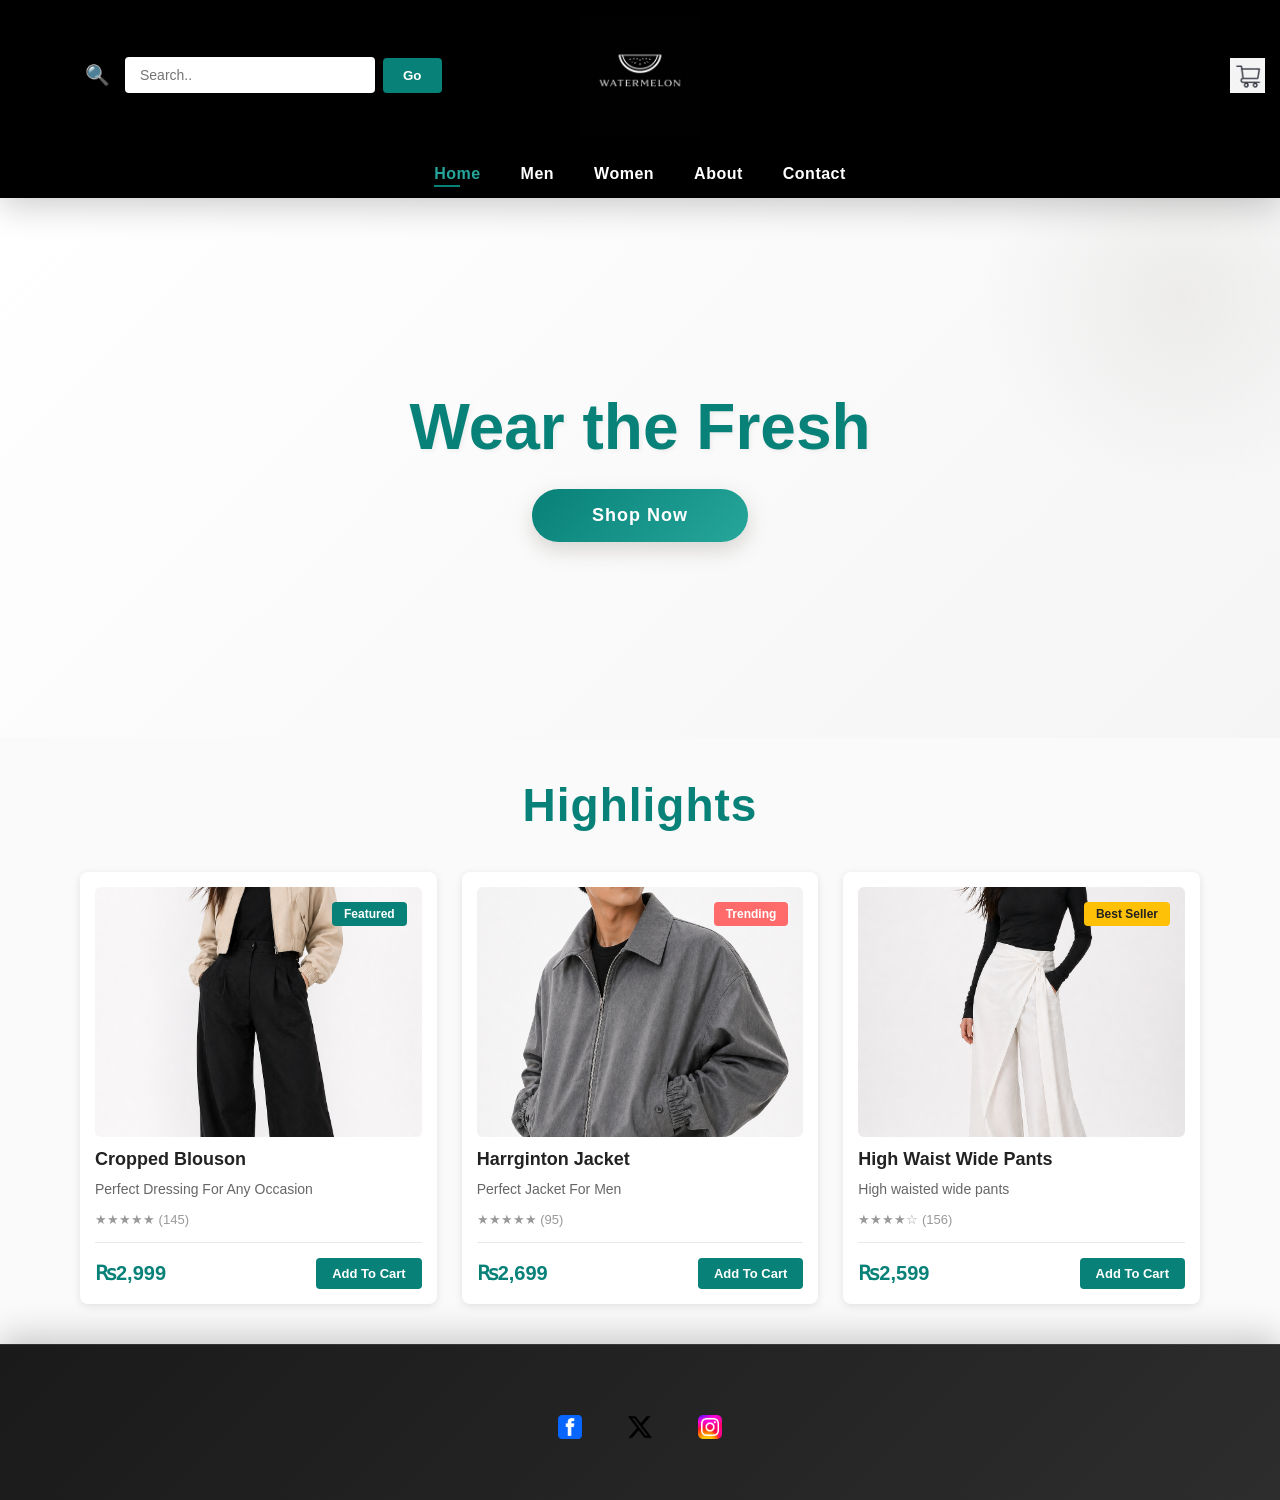
<file: Clothingwebsite/index.html>
<!DOCTYPE html>
<html lang="en">
<head>
  <meta charset="UTF-8">
  <meta name="viewport" content="width=device-width, initial-scale=1.0">
  <title>Clothing Store - Home</title>
  <link rel="stylesheet" href="style.css">
</head>
<body>
  <!-- HEADER -->
  <section id="header">
    <div class="navbar-row top-bar">
      <div id="search-container" class="search-bar">
        <button id="search-icon" class="search-icon">🔍</button>
        <form id="searchbar" class="search-form">
          <input type="text" placeholder="Search..">
          <button type="submit">Go</button>
        </form>
      </div>
      <div class="logo-wrapper logo">
        <img src="1000002740.jpg" class="logo" alt="Store Logo">
      </div>
      <a href="cart.html" class="cart">
        <img src="cartlogo.webp" class="cart-icon cartlogo" alt="Shopping Cart">
      </a>
    </div>

    <div class="nav-links navbar">
      <ul id="navbar">
        <li><a href="index.html" class="active">Home</a></li>
        <li><a href="men.html">Men</a></li>
        <li><a href="women.html">Women</a></li>
        <li><a href="about.html">About</a></li>
        <li><a href="contact.html">Contact</a></li>
      </ul>
    </div>
  </section>

  <!-- HERO SECTION -->
  <section class="hero">
    <h1>Wear the Fresh</h1>
    <button class="btn-primary">Shop Now</button>
  </section>

  <!-- HIGHLIGHTS SECTION -->
  <section class="highlights">
    <h2>Highlights</h2>
    <div class="product-grid">
      <!-- Product 1 -->
      <div class="product-card">
        <div class="product-image">
          <img src="Cropped Blouson.png" alt="Featured Item 1">
          <span class="badge">Featured</span>
        </div>
        <h3>Cropped Blouson</h3>
        <p>Perfect Dressing For Any Occasion</p>
        <div class="rating">★★★★★ (145)</div>
        <div class="product-footer">
          <span class="price">₨2,999</span>
          <button class="btn-secondary">Add To Cart</button>
        </div>
      </div>

      <!-- Product 2 -->
      <div class="product-card">
        <div class="product-image">
          <img src="Harrington Jacket.png" alt="Featured Item 2">
          <span class="badge trending">Trending</span>
        </div>
        <h3>Harrginton Jacket</h3>
        <p>Perfect Jacket For Men</p>
        <div class="rating">★★★★★ (95)</div>
        <div class="product-footer">
          <span class="price">₨2,699</span>
          <button class="btn-secondary">Add To Cart</button>
        </div>
      </div>

      <!-- Product 3 -->
      <div class="product-card">
        <div class="product-image">
          <img src="High waist, wide leg pants.png" alt="Featured Item 3">
          <span class="badge bestseller">Best Seller</span>
        </div>
        <h3>High Waist Wide Pants</h3>
        <p>High waisted wide pants</p>
        <div class="rating">★★★★☆ (156)</div>
        <div class="product-footer">
          <span class="price">₨2,599</span>
          <button class="btn-secondary">Add To Cart</button>
        </div>
      </div>
    </div>
  </section>

  <!-- FOOTER -->
  <footer id="footer">
    <div class="social-icons">
      <a href="#"><img src="facebooklogo.png" alt="Facebook"></a>
      <a href="#"><img src="xlogo.png" alt="Twitter"></a>
      <a href="#"><img src="insta;pgp.png" alt="Instagram"></a>
    </div>
  </footer>

  <script src="script.js"></script>
</body>
</html>
</file>
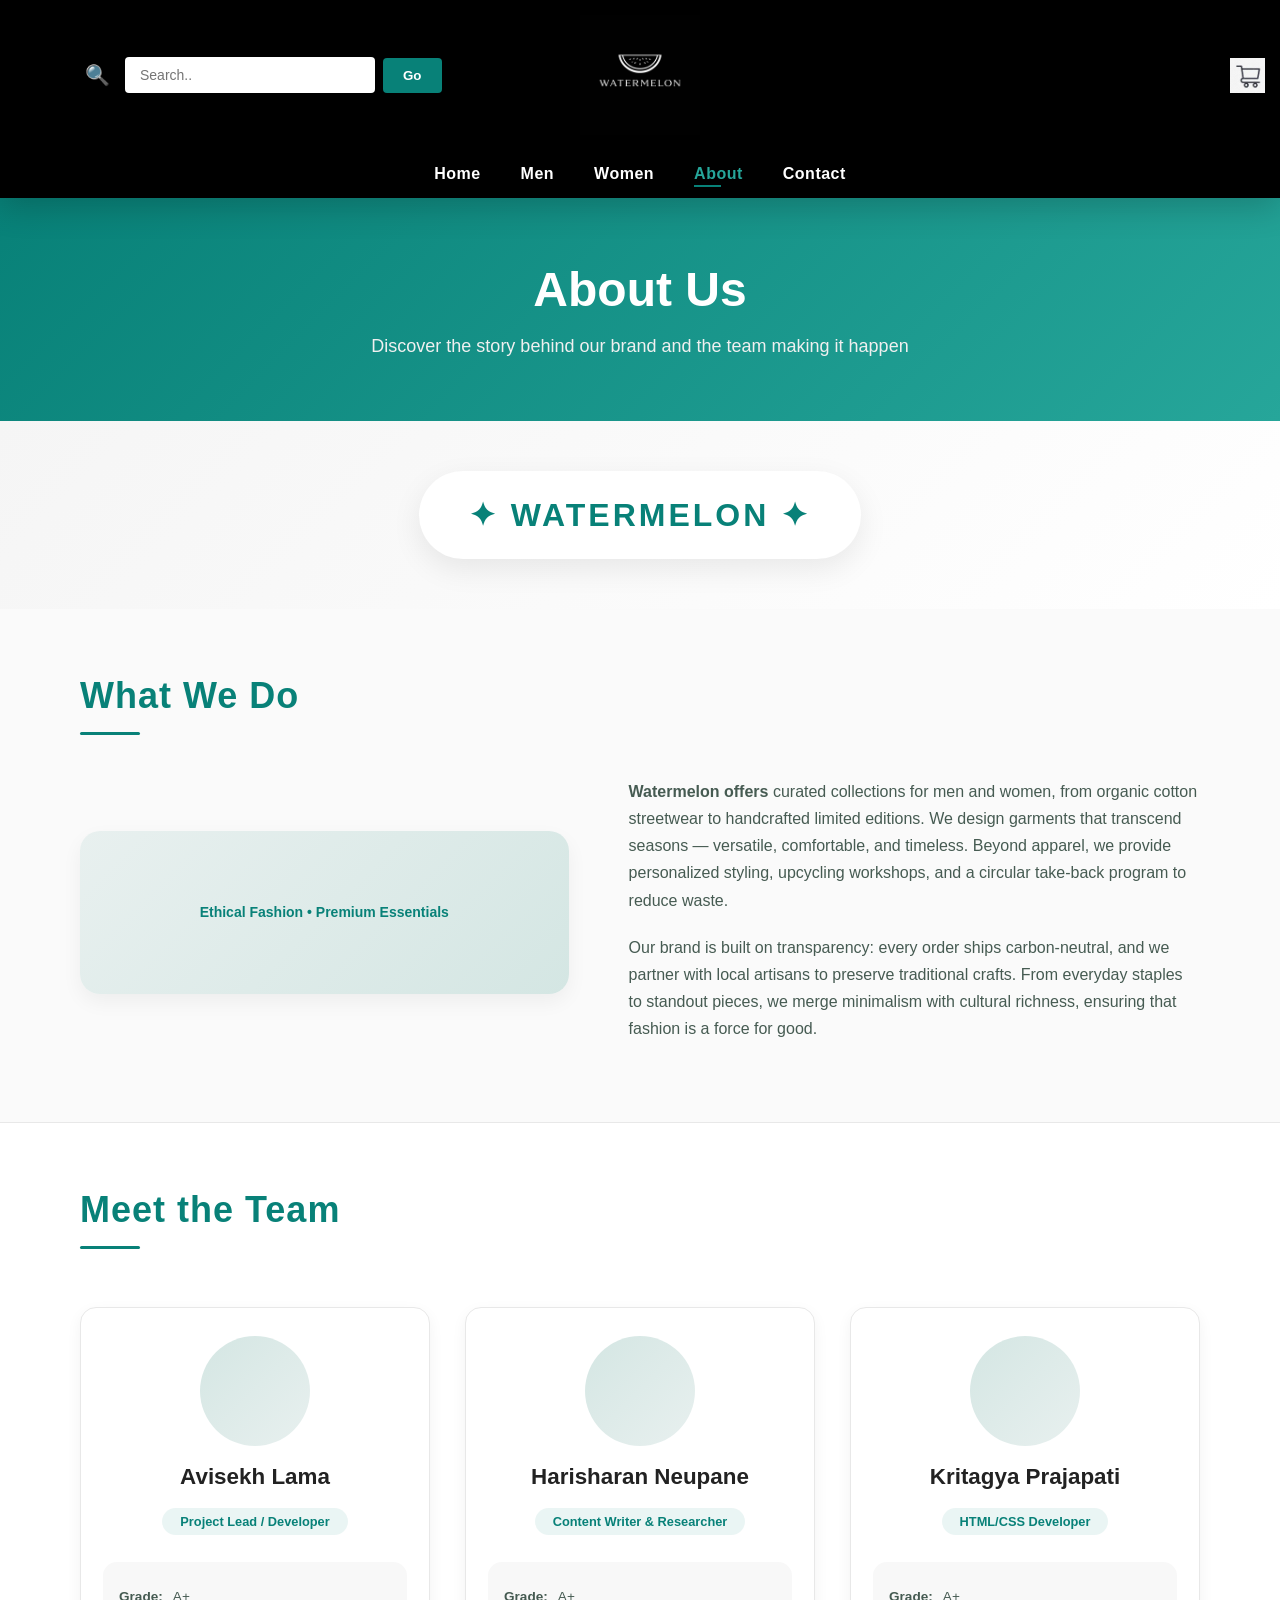
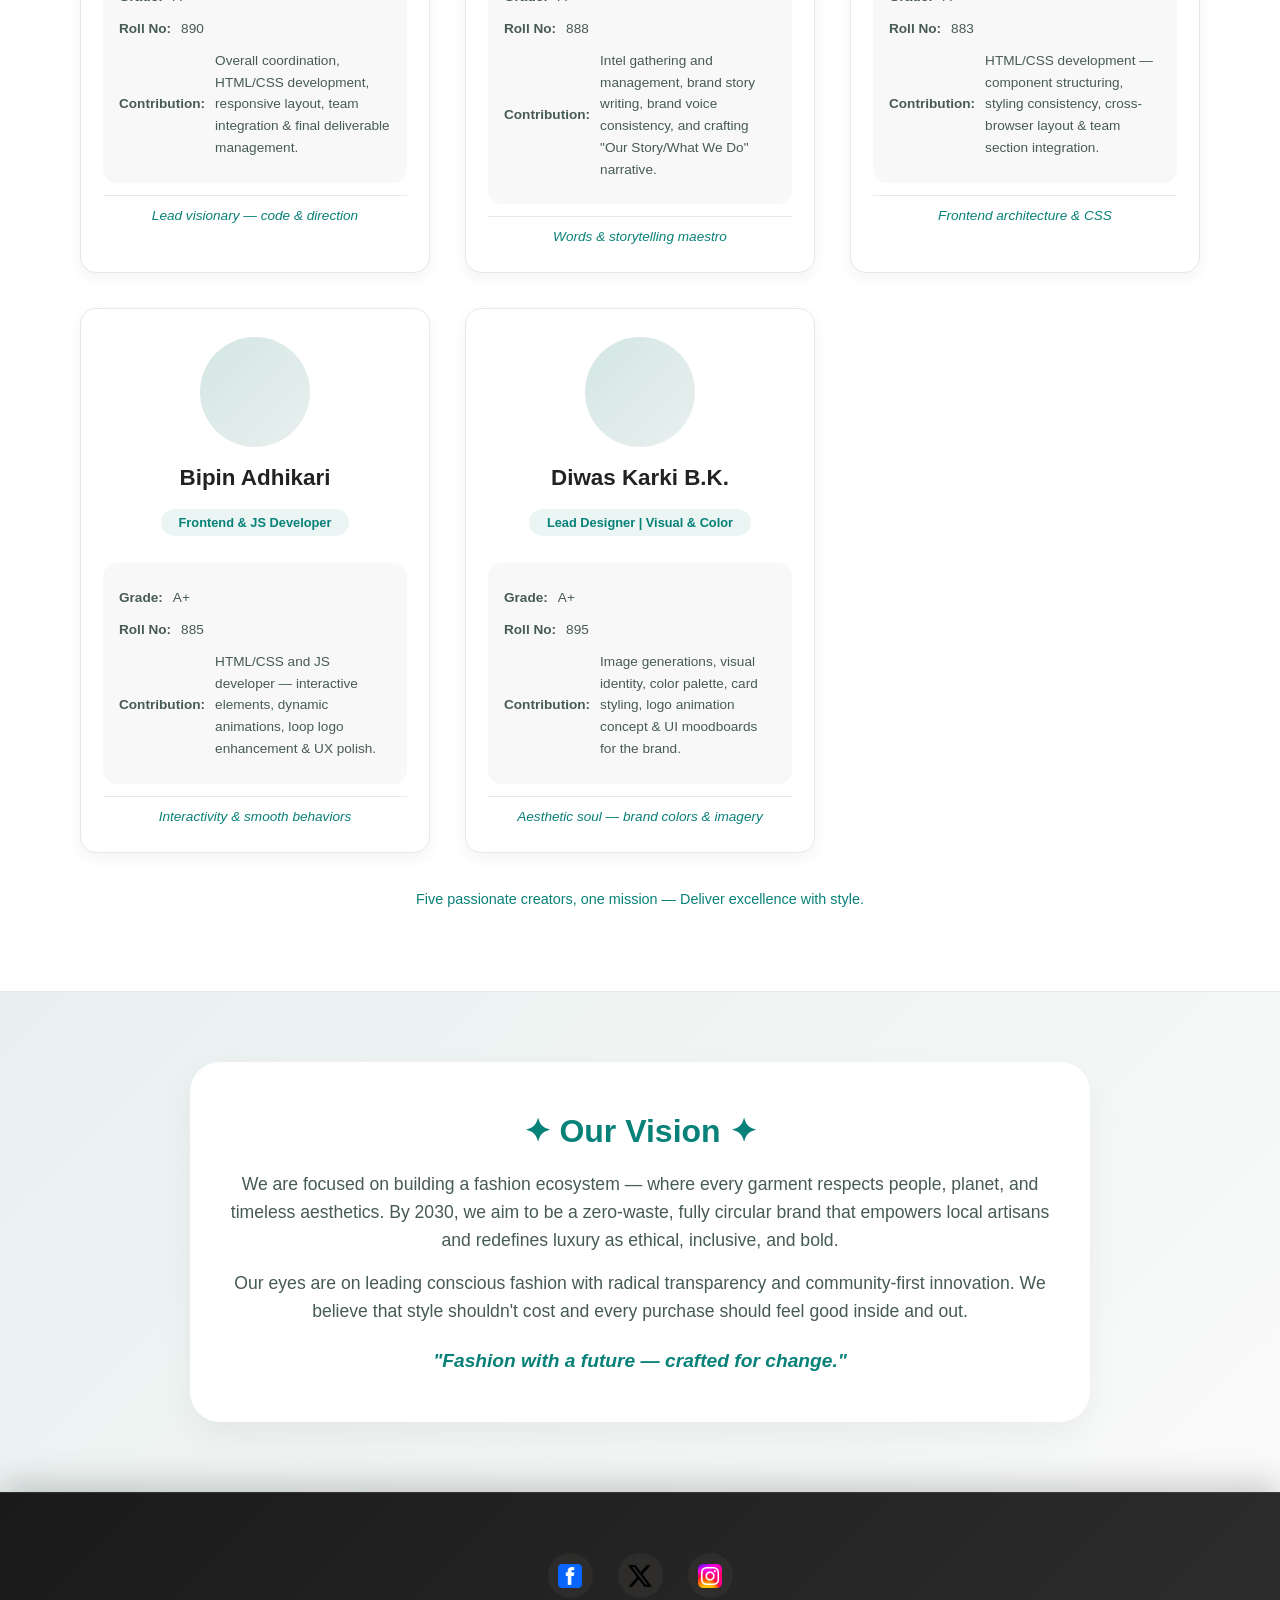
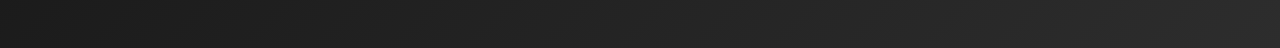
<file: Clothingwebsite/about.html>
<!DOCTYPE html>
<html lang="en">
<head>
  <meta charset="UTF-8">
  <meta name="viewport" content="width=device-width, initial-scale=1.0">
  <title>About Us - Watermelon</title>
  <link rel="stylesheet" href="style.css">

  <style>
    /* GLOBAL STYLES  */
    * {
      margin: 0;
      padding: 0;
      border: 0;
      outline: 0;
      box-sizing: border-box;
      font-family: 'Montserrat', sans-serif;
    }
    body {
      width: 100%;
      margin: 0;
      padding: 0;
      background-color: #fafafa;
      display: flex;
      flex-direction: column;
      min-height: 100vh;
    }
    main {
    flex: 1;
    }
    h1 {
      font-size: 50px;
      line-height: 64px;
      color: #222;
    }

    h2 {
      font-size: 46px;
      line-height: 54px;
      color: #222;
    }

    h3 {
      font-size: 18px;
      color: #222;
      font-weight: 700;
    }

    p {
      font-size: 16px;
      color: #465b52;
      margin: 15px 0 20px 0;
      line-height: 1.6;
    }

    /*  HEADER & NAVIGATION */
    #header {
      display: flex;
      flex-direction: column;
      padding: 0;
      background: #000000;
      box-shadow: 0 8px 32px rgba(0, 0, 0, 0.2);
      position: sticky;
      top: 0;
      left: 0;
      z-index: 100;
    }

    .top-bar {
      display: grid;
      grid-template-columns: 1fr auto 1fr;
      align-items: center;
      padding: 15px 80px;
      gap: 0;
    }

    .search-bar {
      display: flex;
      align-items: center;
      gap: 10px;
      justify-self: start;
    }

    .search-icon {
      background: none;
      border: none;
      font-size: 20px;
      cursor: pointer;
      color: white;
      padding: 5px;
    }

    .search-form {
      display: flex;
      gap: 8px;
      align-items: center;
    }

    .search-form input {
      padding: 10px 15px;
      border: none;
      border-radius: 4px;
      width: 250px;
      font-size: 14px;
    }

    .search-form button {
      padding: 10px 20px;
      background-color: #088178;
      color: white;
      border: none;
      border-radius: 4px;
      cursor: pointer;
      font-weight: 600;
      transition: background-color 0.3s ease;
    }

    .search-form button:hover {
      background-color: #26a69a;
    }

    .logo {
      display: flex;
      align-items: center;
      justify-content: center;
      justify-self: center;
    }

    .logo img {
      width: 120px;
      height: 120px;
      object-fit: contain;
      margin: 0 15px;
      transition: transform 0.3s ease;
    }

    .logo img:hover {
      transform: scale(1.05);
    }

    .cart {
      display: flex;
      justify-self: end;
      cursor: pointer;
      transition: transform 0.3s ease;
    }

    .cart img {
      width: 35px;
      height: 35px;
      transition: transform 0.3s ease;
    }

    .cart:hover img {
      transform: scale(1.1);
    }

    .navbar {
      width: 100%;
      display: flex;
      justify-content: center;
      align-items: center;
      padding: 15px 80px;
      background: #000000;
    }

    .navbar ul {
      display: flex;
      align-items: center;
      justify-content: center;
      list-style: none;
    }

    .navbar li {
      list-style: none;
      padding: 0 20px;
      position: relative;
    }

    .navbar a {
      text-decoration: none;
      font-size: 16px;
      font-weight: 600;
      color: white;
      transition: all 0.4s ease;
      letter-spacing: 0.5px;
    }

    .navbar a:hover,
    .navbar a.active {
      color: #26a69a;
    }

    
    .navbar a:hover::after {
      content: "";
      width: 30%;
      height: 2px;
      background: #088178;
      position: absolute;
      bottom: -4px;
      left: 20px;
    }

    /* PAGE HEADER */
    #page-header {
      background: linear-gradient(135deg, #088178, #26a69a);
      color: white;
      padding: 60px 80px;
      text-align: center;
      margin: 0;
    }

    #page-header h1 {
      color: white;
      font-size: 48px;
      margin-bottom: 10px;
    }

    #page-header p {
      color: #f0f0f0;
      font-size: 18px;
      margin: 10px 0 0;
    }

    /* ABOUT CONTENT SECTIONS */
    .about-section {
      padding: 60px 80px;
      background-color: #fafafa;
      border-bottom: 1px solid #e8e8e8;
    }

    .about-section:nth-child(even) {
      background-color: #ffffff;
    }

    .section-container {
      max-width: 1280px;
      margin: 0 auto;
    }

    .section-title {
      font-size: 36px;
      color: #088178;
      margin-bottom: 40px;
      font-weight: 700;
      position: relative;
      display: inline-block;
      letter-spacing: 1px;
    }

    .section-title::after {
      content: '';
      position: absolute;
      bottom: -12px;
      left: 0;
      width: 60px;
      height: 3px;
      background: #088178;
      border-radius: 2px;
    }

    /*  What We Do Grid */
    .two-column-grid {
      display: flex;
      gap: 60px;
      align-items: center;
      flex-wrap: wrap;
    }

    .content-text {
      flex: 1.2;
    }

    .content-text p {
      font-size: 16px;
      line-height: 1.7;
      color: #465b52;
      margin-bottom: 20px;
    }

    .content-image {
      flex: 0.9;
      background: linear-gradient(135deg, #e8f0ef, #d4e6e3);
      border-radius: 20px;
      padding: 50px 30px;
      text-align: center;
      box-shadow: 0 8px 20px rgba(0, 0, 0, 0.05);
    }

    .content-image i {
      font-size: 4rem;
      color: #088178;
      margin: 0 10px;
    }

    .content-image p {
      margin-top: 20px;
      font-size: 14px;
      color: #088178;
      font-weight: 600;
    }

    /* Animated Logo Loop Section */
    .logo-loop-section {
      background: linear-gradient(135deg, #f5f5f5, #ffffff);
      text-align: center;
      padding: 50px 80px;
    }

    .animated-logo-container {
      display: inline-flex;
      align-items: center;
      justify-content: center;
      gap: 20px;
      background: #ffffff;
      padding: 25px 50px;
      border-radius: 100px;
      box-shadow: 0 10px 30px rgba(0, 0, 0, 0.08);
      animation: softPulse 3s ease-in-out infinite;
    }
    .simple-logo-text {
      font-size: 2rem;
      font-weight: 800;
      color: #088178;
      letter-spacing: 3px;
    }
    /* Team Grid - 5 Members with Grade, Roll, Contribution */
    .team-grid {
      display: grid;
      grid-template-columns: repeat(auto-fit, minmax(280px, 1fr));
      gap: 35px;
      margin-top: 30px;
    }

    .team-card {
      background: white;
      border-radius: 16px;
      padding: 28px 22px;
      transition: all 0.3s ease;
      box-shadow: 0 5px 15px rgba(0, 0, 0, 0.05);
      border: 1px solid #e8e8e8;
      text-align: center;
    }

    .team-card:hover {
      transform: translateY(-8px);
      box-shadow: 0 15px 30px rgba(0, 0, 0, 0.1);
      border-color: #088178;
    }

    .member-photo {
      width: 110px;
      height: 110px;
      background: linear-gradient(135deg, #d4e6e3, #e8f0ef);
      border-radius: 50%;
      margin: 0 auto 18px;
      display: flex;
      align-items: center;
      justify-content: center;
      font-size: 3rem;
      color: #088178;
    }

    .member-name {
      font-size: 1.4rem;
      font-weight: 700;
      margin-bottom: 6px;
      color: #222;
    }

    .member-role {
      background: #08817815;
      display: inline-block;
      padding: 6px 18px;
      border-radius: 50px;
      font-size: 0.8rem;
      font-weight: 700;
      color: #088178;
      margin: 12px 0 15px;
    }

    .details-list {
      text-align: left;
      background: #f8f8f8;
      border-radius: 14px;
      padding: 14px 16px;
      margin-top: 12px;
      font-size: 0.85rem;
    }

    .details-list p {
      margin: 10px 0;
      display: flex;
      align-items: center;
      gap: 10px;
      font-size: 0.85rem;
    }

    .details-list i {
      width: 24px;
      color: #088178;
    }

    .contribution {
      margin-top: 12px;
      border-top: 1px solid #e8e8e8;
      padding-top: 12px;
      font-style: italic;
      font-size: 0.85rem;
      color: #088178;
      font-weight: 500;
    }

    /* Vision Section */
    .vision-section {
      background: linear-gradient(135deg, #e8f0ef, #fafafa);
      text-align: center;
      padding: 70px 80px;
    }

    .vision-card {
      max-width: 900px;
      margin: 0 auto;
      background: white;
      border-radius: 30px;
      padding: 50px 40px;
      box-shadow: 0 15px 35px rgba(0, 0, 0, 0.05);
    }

    .vision-card h3 {
      font-size: 32px;
      color: #088178;
      margin-bottom: 20px;
      font-weight: 700;
    }

    .vision-card p {
      font-size: 1.1rem;
      line-height: 1.6;
      color: #465b52;
      margin-bottom: 15px;
    }

    .vision-quote {
      font-weight: 600;
      font-size: 1.2rem;
      color: #088178;
      margin-top: 25px;
      font-style: italic;
    }

    /* Footer  */
    #footer {
      background: linear-gradient(135deg, #1a1a1a 0%, #2d2d2d 100%);
      padding: 40px 0 30px 0;
      display: flex;
      justify-content: center;
      box-shadow: 0 -8px 32px rgba(0, 0, 0, 0.2);
      border-top: 1px solid rgba(136, 129, 120, 0.2);
    }

    .social-icons {
      display: flex;
      gap: 25px;
      justify-content: center;
      padding: 20px 0;
    }

    .social-icons a {
      display: flex;
      align-items: center;
      justify-content: center;
      width: 45px;
      height: 45px;
      border-radius: 50%;
      background: rgba(136, 129, 120, 0.1);
      transition: all 0.4s ease;
      border: 2px solid transparent;
    }

    .social-icons a:hover {
      background: linear-gradient(135deg, #088178 0%, #26a69a 100%);
      transform: translateY(-5px);
      border-color: #088178;
    }
  </style>
</head>
<body>
  <header id="header">
    <div class="top-bar">
      <div class="search-bar">
        <button class="search-icon">🔍</button>
        <form class="search-form">
          <input type="text" placeholder="Search..">
          <button type="submit">Go</button>
        </form>
      </div>
      <div class="logo">
        <img src="1000002740.jpg" alt="Store Logo">
      </div>
      <a href="cart.html" class="cart">
        <img src="cartlogo.webp" alt="Shopping Cart">
      </a>
    </div>
    <nav class="navbar">
      <ul>
        <li><a href="index.html">Home</a></li>
        <li><a href="men.html">Men</a></li>
        <li><a href="women.html">Women</a></li>
        <li><a href="about.html" class="active">About</a></li>
        <li><a href="contact.html">Contact</a></li>
      </ul>
    </nav>
  </header>
  <main>
  <section id="page-header">
    <h1>About Us</h1>
    <p>Discover the story behind our brand and the team making it happen</p>
  </section>
  <div class="logo-loop-section">
    <div class="animated-logo-container">
      <span class="simple-logo-text">✦ WATERMELON ✦</span>
    </div>
  </div>
  <section class="about-section">
    <div class="section-container">
      <h2 class="section-title">What We Do</h2>
      <div class="two-column-grid">
        <div class="content-image">
          <p>Ethical Fashion • Premium Essentials</p>
        </div>
        <div class="content-text">
          <p><strong>Watermelon offers</strong> curated collections for men and women, from organic cotton streetwear to handcrafted limited editions. We design garments that transcend seasons — versatile, comfortable, and timeless. Beyond apparel, we provide personalized styling, upcycling workshops, and a circular take-back program to reduce waste.</p>
          <p>Our brand is built on transparency: every order ships carbon-neutral, and we partner with local artisans to preserve traditional crafts. From everyday staples to standout pieces, we merge minimalism with cultural richness, ensuring that fashion is a force for good.</p>
        </div>
      </div>
    </div>
  </section>
  <section class="about-section">
    <div class="section-container">
      <h2 class="section-title">Meet the Team</h2>
      <div class="team-grid">
        
        <!-- Member 1: Avisekh Lama - Project Lead -->
        <div class="team-card">
          <div class="member-photo"></div>
          <div class="member-name">Avisekh Lama</div>
          <div class="member-role">Project Lead / Developer</div>
          <div class="details-list">
            <p><strong>Grade:</strong> A+</p>
            <p> <strong>Roll No:</strong> 890</p>
            <p> <strong>Contribution:</strong> Overall coordination, HTML/CSS development, responsive layout, team integration & final deliverable management.</p>
          </div>
          <div class="contribution"> Lead visionary — code & direction</div>
        </div>

        <!-- Member 2: Harisharan Neupane - Content Writer -->
        <div class="team-card">
          <div class="member-photo"></div>
          <div class="member-name">Harisharan Neupane</div>
          <div class="member-role">Content Writer & Researcher</div>
          <div class="details-list">
            <p><strong>Grade:</strong> A+</p>
            <p><strong>Roll No:</strong> 888</p>
            <p><strong>Contribution:</strong> Intel gathering and management, brand story writing, brand voice consistency, and crafting "Our Story/What We Do" narrative.</p>
          </div>
          <div class="contribution"> Words & storytelling maestro</div>
        </div>

        <!-- Member 3: Kritagya Prajapati - Developer -->
        <div class="team-card">
          <div class="member-photo"></div>
          <div class="member-name">Kritagya Prajapati</div>
          <div class="member-role">HTML/CSS Developer</div>
          <div class="details-list">
            <p><strong>Grade:</strong> A+</p>
            <p><strong>Roll No:</strong> 883</p>
            <p> <strong>Contribution:</strong> HTML/CSS development — component structuring, styling consistency, cross-browser layout & team section integration.</p>
          </div>
          <div class="contribution"> Frontend architecture & CSS</div>
        </div>

        <!-- Member 4: Bipin Adhikari - Developer (HTML/CSS + JS) -->
        <div class="team-card">
          <div class="member-photo"></div>
          <div class="member-name">Bipin Adhikari</div>
          <div class="member-role">Frontend & JS Developer</div>
          <div class="details-list">
            <p><strong>Grade:</strong> A+</p>
            <p> <strong>Roll No:</strong> 885</p>
            <p><strong>Contribution:</strong> HTML/CSS and JS developer — interactive elements, dynamic animations, loop logo enhancement & UX polish.</p>
          </div>
          <div class="contribution"> Interactivity & smooth behaviors</div>
        </div>

        <!-- Member 5: Diwas Karki B.K. - Designer -->
        <div class="team-card">
          <div class="member-photo"></div>
          <div class="member-name">Diwas Karki B.K.</div>
          <div class="member-role">Lead Designer | Visual & Color</div>
          <div class="details-list">
            <p><strong>Grade:</strong> A+</p>
            <p><strong>Roll No:</strong> 895</p>
            <p> <strong>Contribution:</strong> Image generations, visual identity, color palette, card styling, logo animation concept & UI moodboards for the brand.</p>
          </div>
          <div class="contribution"> Aesthetic soul — brand colors & imagery</div>
        </div>
      </div>
      <p style="text-align: center; margin-top: 35px; font-size: 0.9rem; color: #088178;">
         Five passionate creators, one mission — Deliver excellence with style.
      </p>
    </div>
  </section>

  <!-- OUR VISION Section -->
  <section class="vision-section">
    <div class="vision-card">
      <h3>✦ Our Vision ✦</h3>
      <p>We are focused on building a fashion ecosystem — where every garment respects people, planet, and timeless aesthetics. By 2030, we aim to be a zero-waste, fully circular brand that empowers local artisans and redefines luxury as ethical, inclusive, and bold.</p>
      <p>Our eyes are on leading conscious fashion with radical transparency and community-first innovation. We believe that style shouldn't cost and every purchase should feel good inside and out.</p>
      <div class="vision-quote">"Fashion with a future — crafted for change."</div>
    </div>
  </section>
</main>
  <!-- FOOTER (Exactly matching existing) -->
  <footer id="footer">
    <div class="social-icons">
      <a href="#"><img src="facebooklogo.png" alt="Facebook"></a>
      <a href="#"><img src="xlogo.png" alt="Twitter"></a>
      <a href="#"><img src="insta;pgp.png" alt="Instagram"></a>
    </div>
  </footer>
</body>
</html>
</file>
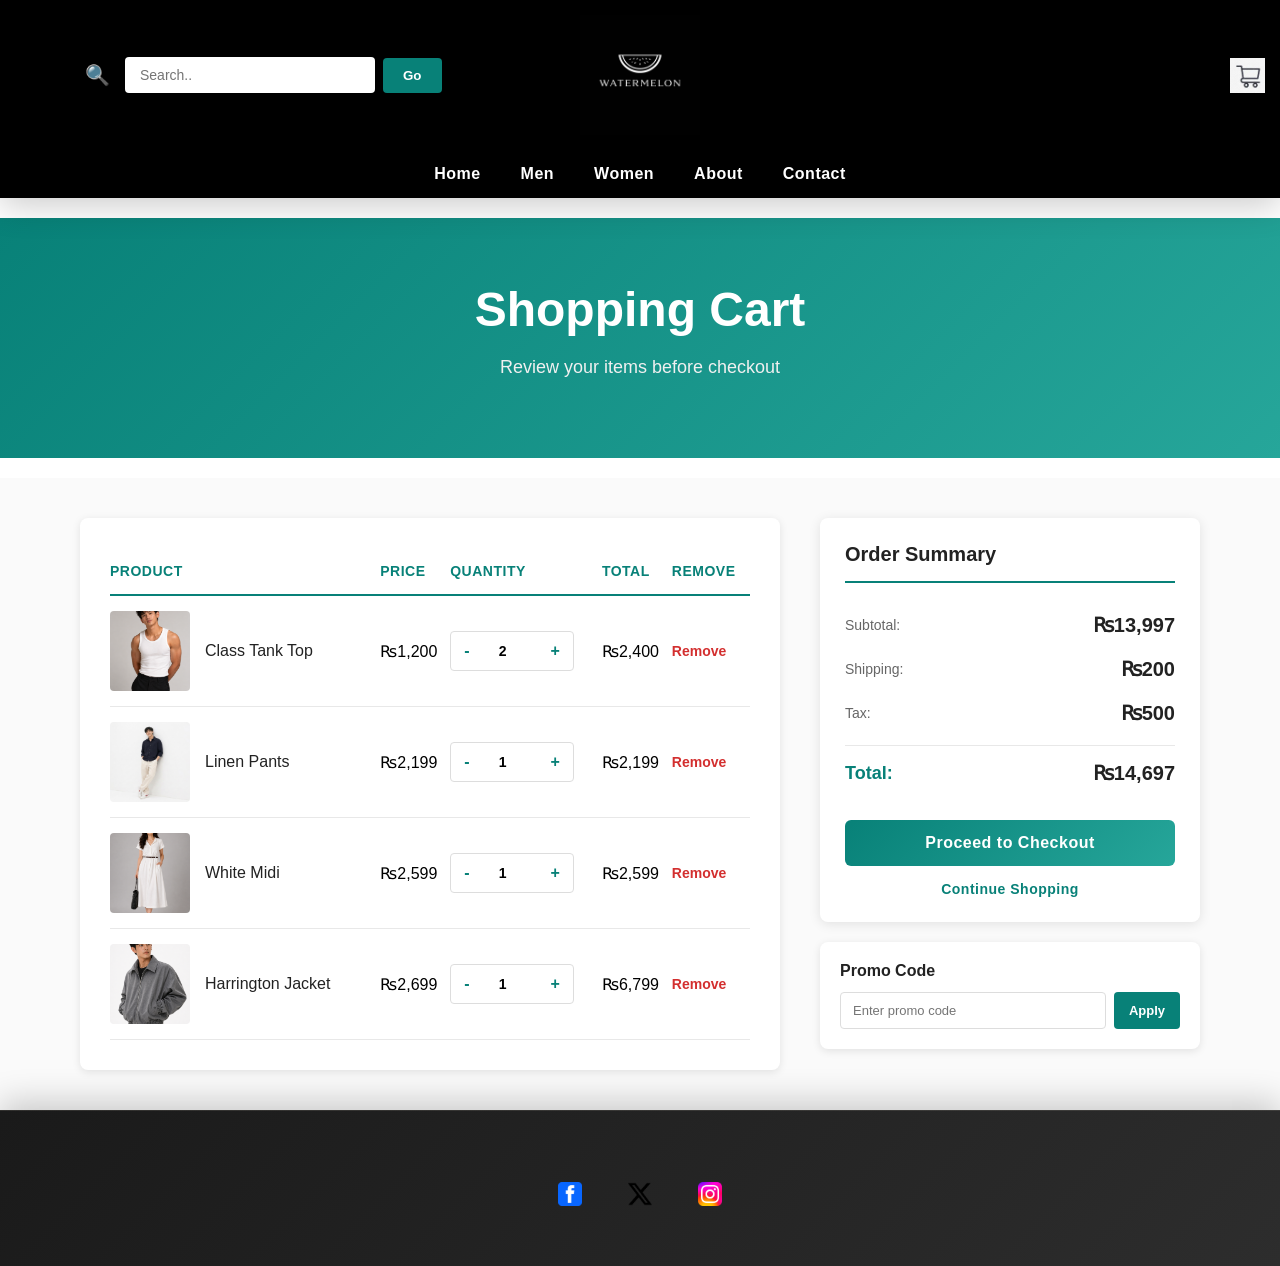
<file: Clothingwebsite/cart.html>
<!DOCTYPE html>
<html lang="en">
<head>
  <meta charset="UTF-8">
  <meta name="viewport" content="width=device-width, initial-scale=1.0">
  <title>Shopping Cart - Clothing Store</title>
  <link rel="stylesheet" href="style.css">
</head>
<body>
  <!-- HEADER -->
  <header id="header">
    <div class="top-bar">
      <div class="search-bar">
        <button class="search-icon">🔍</button>
        <form class="search-form">
          <input type="text" placeholder="Search..">
          <button type="submit">Go</button>
        </form>
      </div>
      <div class="logo">
        <img src="1000002740.jpg" alt="Store Logo">
      </div>
      <a href="cart.html" class="cart">
        <img src="cartlogo.webp" alt="Shopping Cart" class="cart-icon">
      </a>
    </div>

    <nav class="navbar">
      <ul>
        <li><a href="index.html">Home</a></li>
        <li><a href="men.html">Men</a></li>
        <li><a href="women.html">Women</a></li>
        <li><a href="about.html">About</a></li>
        <li><a href="contact.html">Contact</a></li>
      </ul>
    </nav>
  </header>

  <!-- PAGE HEADER -->
  <section id="page-header">
    <h1>Shopping Cart</h1>
    <p>Review your items before checkout</p>
  </section>

  <!-- CART SECTION -->
  <section id="cart">
    <div class="cart-container">
      <!-- Cart Items -->
      <div class="cart-items">
        <table width="100%">
          <thead>
            <tr>
              <td>Product</td>
              <td>Price</td>
              <td>Quantity</td>
              <td>Total</td>
              <td>Remove</td>
            </tr>
            </thead>
            <tbody>
              <!-- Cart Item 1 -->
              <tr class="cart-item">
                <td>
                  <a href="#" class="product-link">
                    <img src="ChatGPT Image Apr 18, 2026, 02_34_50 PM.png" alt="Classic Tank Top" class="cart-product-img">
                    <span>Class Tank Top</span>
                  </a>
                </td>
                <td>₨1,200</td>
                <td>
                  <div class="quantity-selector">
                    <button class="qty-btn">-</button>
                    <input type="number" value="2" min="1" class="qty-input">
                    <button class="qty-btn">+</button>
                  </div>
                </td>
                <td>₨2,400</td>
                <td><a href="#" class="remove-btn">Remove</a></td>
              </tr>

              <!-- Cart Item 2 -->
              <tr class="cart-item">
                <td>
                  <a href="#" class="product-link">
                    <img src="Linen Pants.png" alt="Slim Fit Pants" class="cart-product-img">
                    <span>Linen Pants</span>
                  </a>
                </td>
                <td>₨2,199</td>
                <td>
                  <div class="quantity-selector">
                    <button class="qty-btn">-</button>
                    <input type="number" value="1" min="1" class="qty-input">
                    <button class="qty-btn">+</button>
                  </div>
                </td>
                <td>₨2,199</td>
                <td><a href="#" class="remove-btn">Remove</a></td>
              </tr>

              <!-- Cart Item 3 -->
              <tr class="cart-item">
                <td>
                  <a href="#" class="product-link">
                    <img src="White Midi.png" alt="Summer Dress" class="cart-product-img">
                    <span>White Midi</span>
                  </a>
                </td>
                <td>₨2,599</td>
                <td>
                  <div class="quantity-selector">
                    <button class="qty-btn">-</button>
                    <input type="number" value="1" min="1" class="qty-input">
                    <button class="qty-btn">+</button>
                  </div>
                </td>
                <td>₨2,599</td>
                <td><a href="#" class="remove-btn">Remove</a></td>
              </tr>

              <!-- Cart Item 4 -->
              <tr class="cart-item">
                <td>
                  <a href="#" class="product-link">
                    <img src="Harrington Jacket.png" alt="Casual Jacket" class="cart-product-img">
                    <span>Harrington Jacket</span>
                  </a>
                </td>
                <td>₨2,699</td>
                <td>
                  <div class="quantity-selector">
                    <button class="qty-btn">-</button>
                    <input type="number" value="1" min="1" class="qty-input">
                    <button class="qty-btn">+</button>
                  </div>
                </td>
                <td>₨6,799</td>
                <td><a href="#" class="remove-btn">Remove</a></td>
              </tr>
            </tbody>
          </table>
        </div>

        <!-- Cart Summary -->
        <div class="cart-summary">
          <div class="summary-card">
            <h3>Order Summary</h3>
            
            <div class="summary-row">
              <span>Subtotal:</span>
              <span class="price">₨13,997</span>
            </div>

            <div class="summary-row">
              <span>Shipping:</span>
              <span class="price">₨200</span>
            </div>

            <div class="summary-row">
              <span>Tax:</span>
              <span class="price">₨500</span>
            </div>

            <hr>

            <div class="summary-row total">
              <span>Total:</span>
              <span class="price">₨14,697</span>
            </div>

            <button class="checkout-btn">Proceed to Checkout</button>

            <a href="men.html" class="continue-shopping">Continue Shopping</a>
          </div>

          <!-- Promo Code Section -->
          <div class="promo-section">
            <h4>Promo Code</h4>
            <form class="promo-form">
              <input type="text" placeholder="Enter promo code" class="promo-input">
              <button type="submit" class="promo-btn">Apply</button>
            </form>
          </div>
      </div>
    </div>
  </section>

  <!-- FOOTER -->
  <footer id="footer">
    <div class="social-icons">
      <a href="#"><img src="facebooklogo.png" alt="Facebook"></a>
      <a href="#"><img src="xlogo.png" alt="Twitter"></a>
      <a href="#"><img src="insta;pgp.png" alt="Instagram"></a>
    </div>
  </footer>

  <script src="script.js"></script>
</body>
</html>
</file>
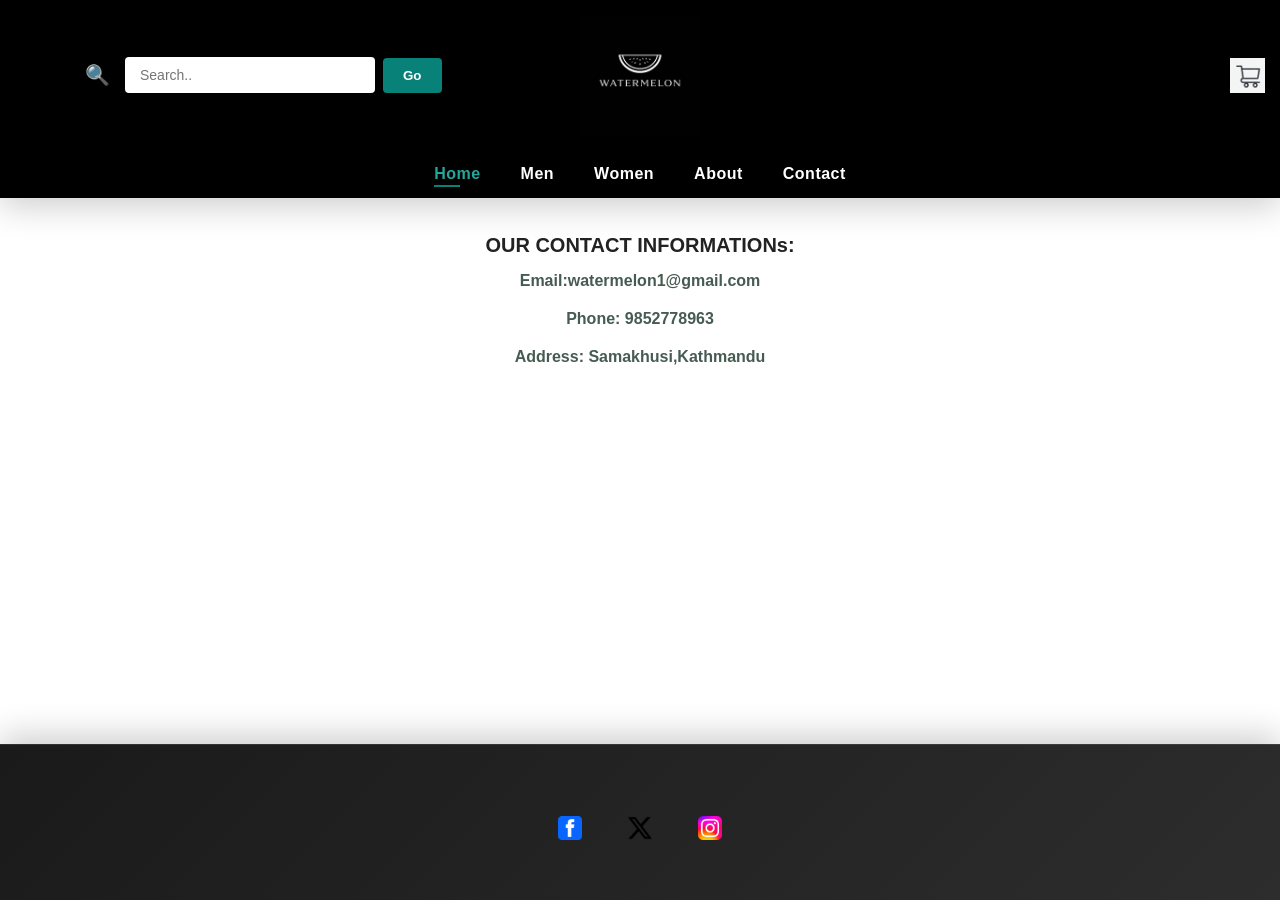
<file: Clothingwebsite/contact.html>
<html>
    <head>
        <title>Clothing Store - Home</title>
        <link rel="stylesheet" href="style.css">
        <style>
            body {
    display: flex;
    flex-direction: column;
    min-height: 100vh;
}

main {
    flex: 1;
}
        </style>
    </head>
    <body>
        <header id="header">
            <div class="top-bar">
                <div class="search-bar">
                    <button class="search-icon">🔍</button>
                    <form class="search-form">
                        <input type="text" placeholder="Search..">
                        <button type="submit">Go</button>
                    </form>
                </div>
                <div class="logo">
                    <img src="1000002740.jpg" alt="Store Logo">
                </div>
      <a href="cart.html" class="cart">
        <img src="cartlogo.webp" alt="Shopping Cart" class="cart-icon">
      </a>
    </div>

    <nav class="navbar">
      <ul>
        <li><a href="index.html" class="active">Home</a></li>
        <li><a href="men.html">Men</a></li>
        <li><a href="women.html">Women</a></li>
        <li><a href="about.html">About</a></li>
        <li><a href="contact.html">Contact</a></li>
      </ul>
    </nav>
  </header>
  <br><br>
  <main>
  <center>
    <h4>OUR CONTACT INFORMATIONs:</h4>
 <p><strong>Email:watermelon1@gmail.com</strong></p>
 <p><strong>Phone: 9852778963</strong></p>
 <p><strong>Address: Samakhusi,Kathmandu </strong></p>
 </center> 
 </main>
 <footer id="footer">
    <div class="social-icons">
      <a href="#"><img src="facebooklogo.png" alt="Facebook"></a>
      <a href="#"><img src="xlogo.png" alt="Twitter"></a>
      <a href="#"><img src="insta;pgp.png" alt="Instagram"></a>
    </div>
    
  </footer>
    </body>
</html>
</file>
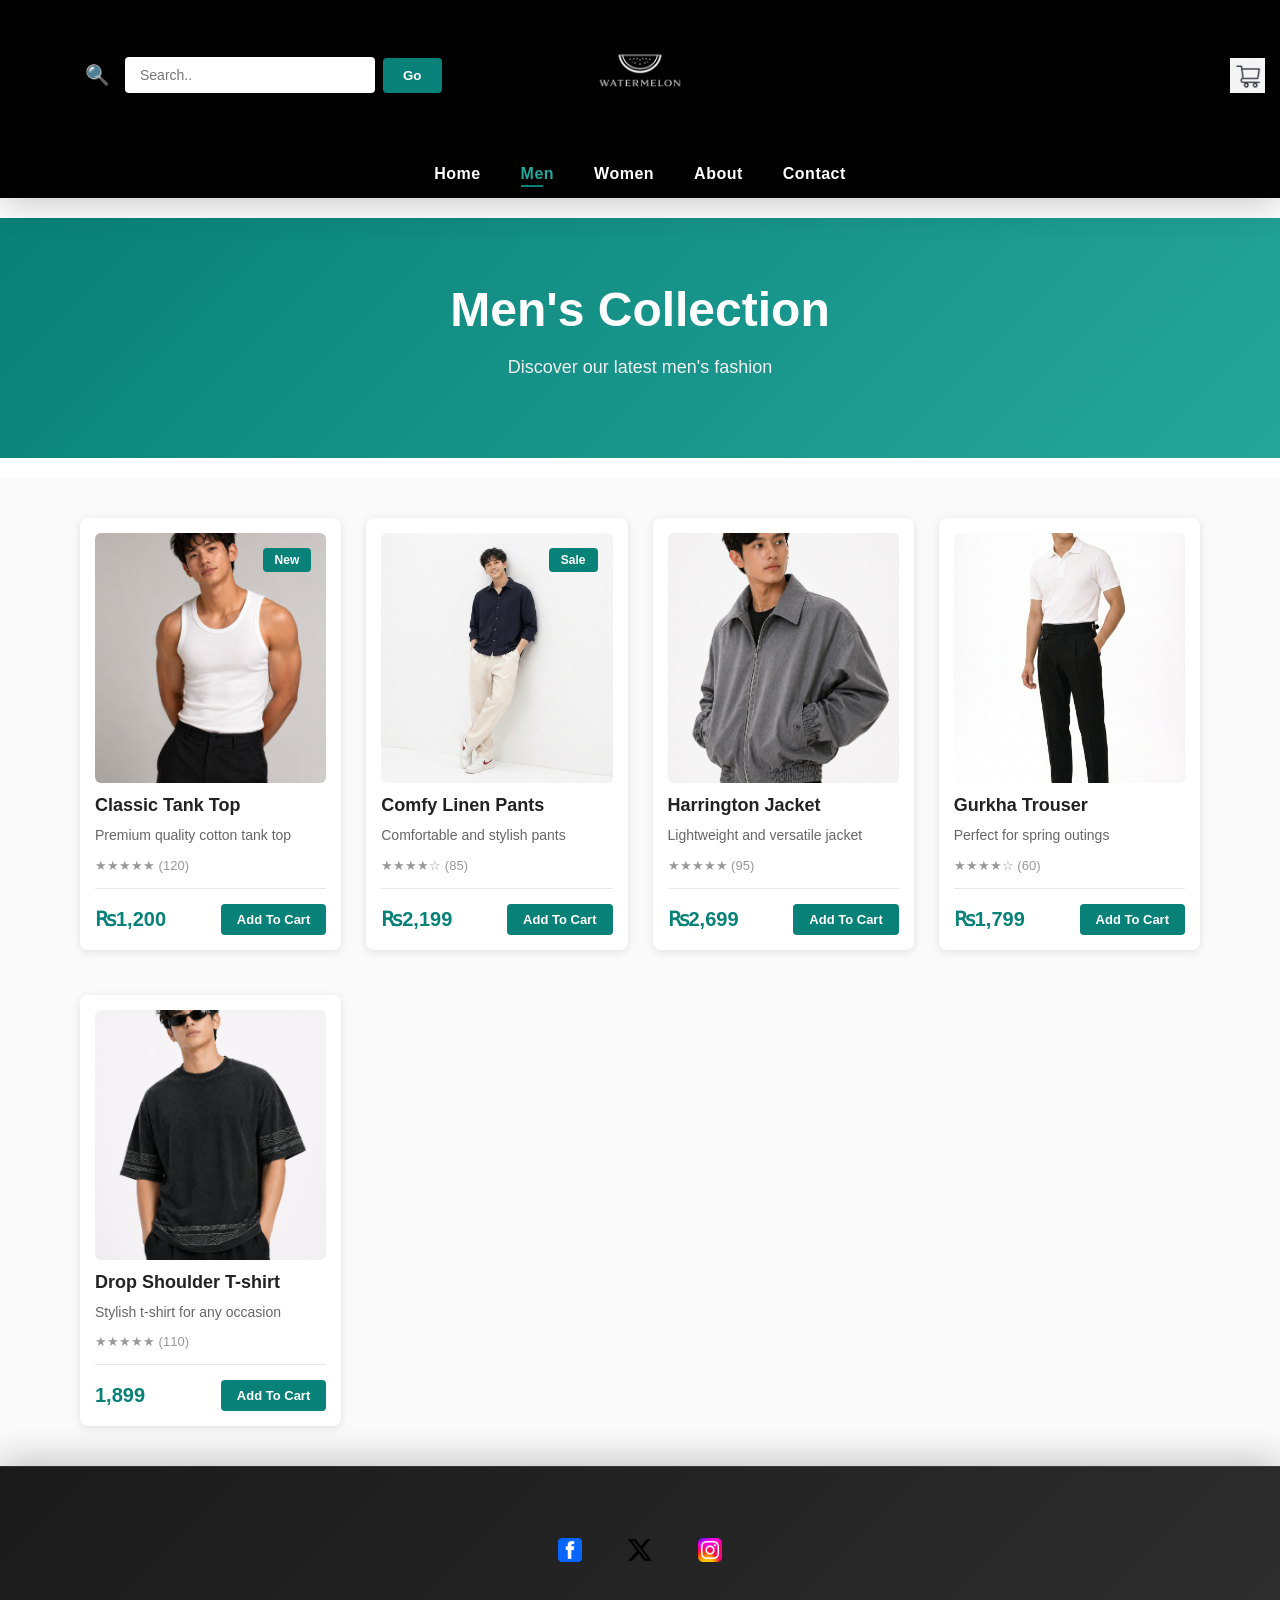
<file: Clothingwebsite/men.html>
<!DOCTYPE html>
<html lang="en">
<head>
  <meta charset="UTF-8">
  <meta name="viewport" content="width=device-width, initial-scale=1.0">
  <title>Men's Collection - Clothing Store</title>
  <link rel="stylesheet" href="style.css">
</head>
<body>
  <!-- HEADER -->
  <header id="header">
    <div class="top-bar">
      <div class="search-bar">
        <button class="search-icon">🔍</button>
        <form class="search-form">
          <input type="text" placeholder="Search..">
          <button type="submit">Go</button>
        </form>
      </div>
      <div class="logo">
        <img src="1000002740.jpg" alt="Store Logo">
      </div>
      <a href="cart.html" class="cart">
        <img src="cartlogo.webp" alt="Shopping Cart" class="cart-icon">
      </a>
    </div>

    <nav class="navbar">
      <ul>
        <li><a href="index.html">Home</a></li>
        <li><a href="men.html" class="active">Men</a></li>
        <li><a href="women.html">Women</a></li>
        <li><a href="about.html">About</a></li>
        <li><a href="contact.html">Contact</a></li>
      </ul>
    </nav>
  </header>

  <!-- PAGE HEADER -->
  <section id="page-header">
    <h1>Men's Collection</h1>
    <p>Discover our latest men's fashion</p>
  </section>

  <!-- PRODUCTS SECTION -->
  <section id="products">
    <div class="product-grid">
      <!-- Product 1 -->
      <div class="product-card">
        <div class="product-image">
          <img src="ChatGPT Image Apr 18, 2026, 02_34_50 PM.png" alt="Men's Tank Top">
          <span class="badge">New</span>
        </div>
        <h3>Classic Tank Top</h3>
        <p>Premium quality cotton tank top</p>
        <div class="rating">★★★★★ (120)</div>
        <div class="product-footer">
          <span class="price">₨1,200</span>
          <button class="btn-secondary">Add To Cart</button>
        </div>
      </div>

      <!-- Product 2 -->
      <div class="product-card">
        <div class="product-image">
          <img src="Linen Pants.png" alt="Linen Pants">
          <span class="badge">Sale</span>
        </div>
        <h3>Comfy Linen Pants</h3>
        <p>Comfortable and stylish pants</p>
        <div class="rating">★★★★☆ (85)</div>
        <div class="product-footer">
          <span class="price">₨2,199</span>
          <button class="btn-secondary">Add To Cart</button>
        </div>
      </div>

      <!-- Product 3 -->
      <div class="product-card">
        <div class="product-image">
          <img src="Harrington Jacket.png" alt="Men's Jacket">
        </div>
        <h3>Harrington Jacket</h3>
        <p>Lightweight and versatile jacket</p>
        <div class="rating">★★★★★ (95)</div>
        <div class="product-footer">
          <span class="price">₨2,699</span>
          <button class="btn-secondary">Add To Cart</button>
        </div>
      </div>

      <!-- Product 4 -->
      <div class="product-card">
        <div class="product-image">
          <img src="Gurkha Trouser.png" alt="Men's Trouser">
        </div>
        <h3>Gurkha Trouser</h3>
        <p>Perfect for spring outings</p>
        <div class="rating">★★★★☆ (60)</div>
        <div class="product-footer">
          <span class="price">₨1,799</span>
          <button class="btn-secondary">Add To Cart</button>
        </div>
      </div>

      <!-- Product 5 -->
      <div class="product-card">
        <div class="product-image">
          <img src="drop shoulder tee.png" alt="Men's T-shirt">
        </div>
        <h3>Drop Shoulder T-shirt</h3>
        <p>Stylish t-shirt for any occasion</p>
        <div class="rating">★★★★★ (110)</div>
        <div class="product-footer">
          <span class="price">1,899</span>
          <button class="btn-secondary">Add To Cart</button>
        </div>
      </div>

      
    </div>
  </section>

  <!-- FOOTER -->
  <footer id="footer">
    <div class="social-icons">
      <a href="#"><img src="facebooklogo.png" alt="Facebook"></a>
      <a href="#"><img src="xlogo.png" alt="Twitter"></a>
      <a href="#"><img src="insta;pgp.png" alt="Instagram"></a>
    </div>
  </footer>

  <script src="script.js"></script>
</body>
</html>
</file>
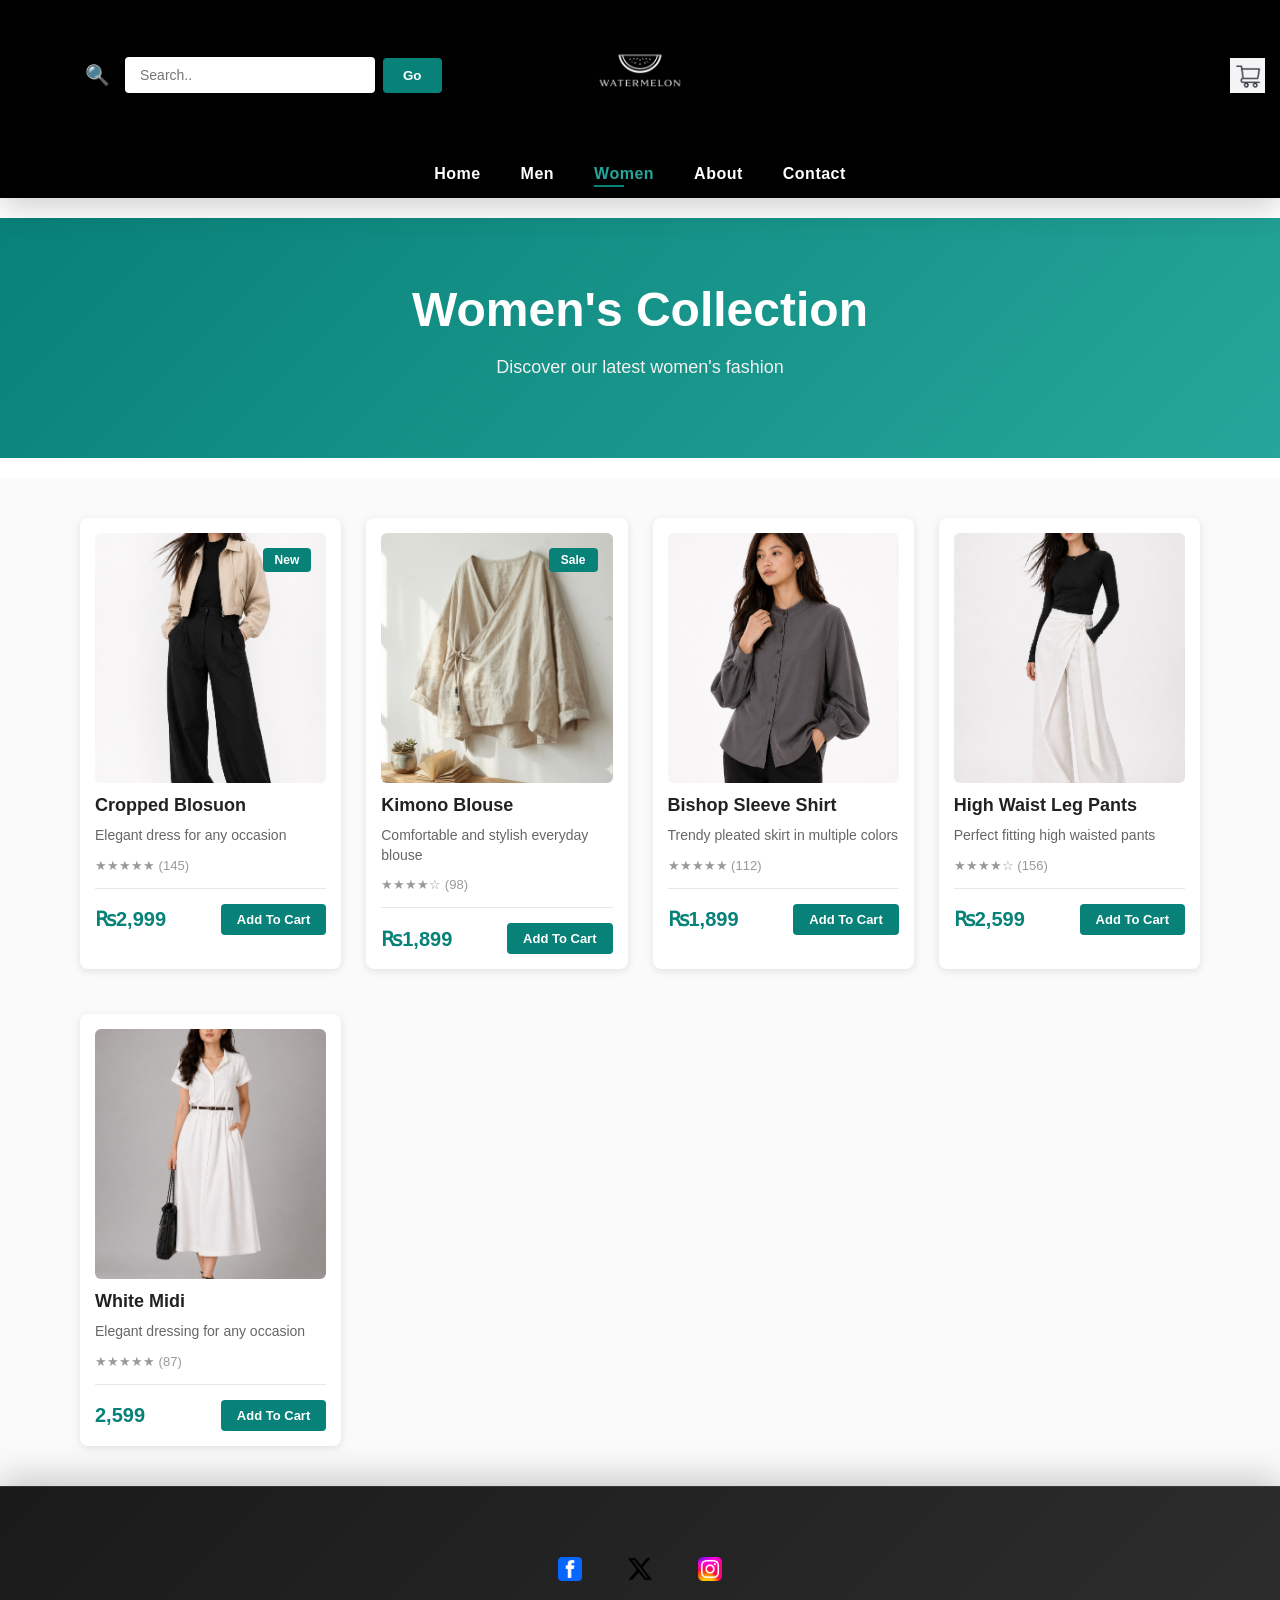
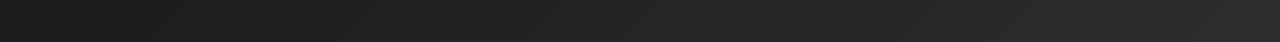
<file: Clothingwebsite/women.html>
<!DOCTYPE html>
<html lang="en">
<head>
  <meta charset="UTF-8">
  <meta name="viewport" content="width=device-width, initial-scale=1.0">
  <title>Women's Collection - Clothing Store</title>
  <link rel="stylesheet" href="style.css">
</head>
<body>
  <!-- HEADER -->
  <header id="header">
    <div class="top-bar">
      <div class="search-bar">
        <button class="search-icon">🔍</button>
        <form class="search-form">
          <input type="text" placeholder="Search..">
          <button type="submit">Go</button>
        </form>
      </div>
      <div class="logo">
        <img src="1000002740.jpg" alt="Store Logo">
      </div>
      <a href="cart.html" class="cart">
        <img src="cartlogo.webp" alt="Shopping Cart" class="cart-icon">
      </a>
    </div>

    <nav class="navbar">
      <ul>
        <li><a href="index.html">Home</a></li>
        <li><a href="men.html">Men</a></li>
        <li><a href="women.html" class="active">Women</a></li>
        <li><a href="about.html">About</a></li>
        <li><a href="contact.html">Contact</a></li>
      </ul>
    </nav>
  </header>

  <!-- PAGE HEADER -->
  <section id="page-header">
    <h1>Women's Collection</h1>
    <p>Discover our latest women's fashion</p>
  </section>

  <!-- PRODUCTS SECTION -->
  <section id="products">
    <div class="product-grid">
      <!-- Product 1 -->
      <div class="product-card">
        <div class="product-image">
          <img src="Cropped Blouson.png" alt="Cropped Blouson">
          <span class="badge">New</span>
        </div>
        <h3>Cropped Blosuon</h3>
        <p>Elegant  dress for any occasion</p>
        <div class="rating">★★★★★ (145)</div>
        <div class="product-footer">
          <span class="price">₨2,999</span>
          <button class="btn-secondary">Add To Cart</button>
        </div>
      </div>

      <!-- Product 2 -->
      <div class="product-card">
        <div class="product-image">
          <img src="Gemini_Generated_Image_5fs9eo5fs9eo5fs9.png" alt="Women's Blouse">
          <span class="badge">Sale</span>
        </div>
        <h3>Kimono Blouse</h3>
        <p>Comfortable and stylish everyday blouse</p>
        <div class="rating">★★★★☆ (98)</div>
        <div class="product-footer">
          <span class="price">₨1,899</span>
          <button class="btn-secondary">Add To Cart</button>
        </div>
      </div>

      <!-- Product 3 -->
      <div class="product-card">
        <div class="product-image">
          <img src="Bishop Sleeve Shirt.png" alt="Women's Shirt">
        </div>
        <h3>Bishop Sleeve Shirt</h3>
        <p>Trendy pleated skirt in multiple colors</p>
        <div class="rating">★★★★★ (112)</div>
        <div class="product-footer">
          <span class="price">₨1,899</span>
          <button class="btn-secondary">Add To Cart</button>
        </div>
      </div>

      <!-- Product 4 -->
      <div class="product-card">
        <div class="product-image">
          <img src="High waist, wide leg pants.png" alt="Women's Jeans">
        </div>
        <h3>High Waist Leg Pants</h3>
        <p>Perfect fitting high waisted pants</p>
        <div class="rating">★★★★☆ (156)</div>
        <div class="product-footer">
          <span class="price">₨2,599</span>
          <button class="btn-secondary">Add To Cart</button>
        </div>
      </div>

      <!-- Product 5 -->
      <div class="product-card">
        <div class="product-image">
          <img src="White Midi.png" alt="White Midi">
        </div>
        <h3>White Midi</h3>
        <p>Elegant dressing  for any occasion</p>
        <div class="rating">★★★★★ (87)</div>
        <div class="product-footer">
          <span class="price">2,599</span>
          <button class="btn-secondary">Add To Cart</button>
        </div>
      </div>

      
    </div>
  </section>

  <!-- FOOTER -->
  <footer id="footer">
    <div class="social-icons">
      <a href="#"><img src="facebooklogo.png" alt="Facebook"></a>
      <a href="#"><img src="xlogo.png" alt="Twitter"></a>
      <a href="#"><img src="insta;pgp.png" alt="Instagram"></a>
    </div>
  </footer>

  <script src="script.js"></script>
</body>
</html>
</file>
<file: Clothingwebsite/style.css>
/* ========================================
   GLOBAL STYLES
   ======================================== */

* {
  margin: 0;
  padding: 0;
  border: 0;
  outline: 0;
  box-sizing: border-box;
  font-family: 'Montserrat', sans-serif;
}

body {
  width: 100%;
  margin: 0;
  padding: 0;
}

/* ========================================
   TYPOGRAPHY
   ======================================== */

h1 {
  font-size: 50px;
  line-height: 64px;
  color: #222;
}

h2 {
  font-size: 46px;
  line-height: 54px;
  color: #222;
}

h3 {
  font-size: 18px;
  color: #222;
  font-weight: 700;
}

h4 {
  font-size: 20px;
  color: #222;
}

h6 {
  font-size: 16px;
  font-weight: 700;
}

p {
  font-size: 16px;
  color: #465b52;
  margin: 15px 0 20px 0;
}

/* ========================================
   HEADER & NAVIGATION
   ======================================== */

#header {
  display: flex;
  flex-direction: column;
  padding: 0;
  background: #000000;
  box-shadow: 0 8px 32px rgba(0, 0, 0, 0.2);
  position: sticky;
  top: 0;
  left: 0;
  z-index: 100;
}

/* Top bar: Search, Logo, Cart */
.navbar-row,
.top-bar {
  display: grid;
  grid-template-columns: 1fr auto 1fr;
  align-items: center;
  padding: 15px 80px;
  gap: 0;
  position: relative;
}

/* Search Bar */
.search-bar,
#search-container {
  display: flex;
  align-items: center;
  gap: 10px;
  justify-self: start;
}

#search-container {
  position: relative;
}

.search-icon {
  background: none;
  border: none;
  font-size: 20px;
  cursor: pointer;
  color: white;
  padding: 5px;
}

.search-form {
  display: flex;
  gap: 8px;
  align-items: center;
}

.search-form input {
  padding: 10px 15px;
  border: none;
  border-radius: 4px;
  width: 250px;
  font-size: 14px;
}

.search-form button {
  padding: 10px 20px;
  background-color: #088178;
  color: white;
  border: none;
  border-radius: 4px;
  cursor: pointer;
  font-weight: 600;
  transition: background-color 0.3s ease;
}

.search-form button:hover {
  background-color: #26a69a;
}

/* Logo */
.logo,
.logo-wrapper {
  display: flex;
  align-items: center;
  justify-content: center;
  justify-self: center;
}

.logo img,
.logo-wrapper img {
  width: 120px;
  height: 120px;
  object-fit: contain;
  margin: 0 15px;
  transition: transform 0.3s ease;
}

.logo img:hover {
  transform: scale(1.05);
}

/* Cart Link */
.cart,
a[href="cart.html"] {
  display: flex;
  justify-self: end;
  grid-column: 3;
  position: absolute;
  right: 15px;
  cursor: pointer;
  transition: transform 0.3s ease;
}

.cart-icon,
.cartlogo {
  width: 35px;
  height: 35px;
  transition: transform 0.3s ease;
}

.cart:hover .cart-icon,
a[href="cart.html"]:hover .cartlogo {
  transform: scale(1.1);
}

/* Navigation Menu */
.navbar,
.nav-links {
  width: 100%;
  display: flex;
  justify-content: center;
  align-items: center;
  padding: 15px 80px;
  background: #000000;
}

.navbar ul {
  display: flex;
  align-items: center;
  justify-content: center;
  list-style: none;
}

.navbar li {
  list-style: none;
  padding: 0 20px;
  position: relative;
}

.navbar a {
  text-decoration: none;
  font-size: 16px;
  font-weight: 600;
  color: white;
  transition: all 0.4s ease;
  letter-spacing: 0.5px;
}

.navbar a:hover,
.navbar a.active {
  color: #26a69a;
}

.navbar a.active::after,
.navbar a:hover::after {
  content: "";
  width: 30%;
  height: 2px;
  background: #088178;
  position: absolute;
  bottom: -4px;
  left: 20px;
}


/* ========================================
   HERO SECTION
   ======================================== */

.hero {
  height: 60vh;
  width: 100%;
  margin: 0;
  padding: 60px 80px;
  display: flex;
  flex-direction: column;
  align-items: center;
  justify-content: center;
  background: linear-gradient(135deg, #ffffff 0%, #f5f5f5 100%);
  position: relative;
  overflow: hidden;
}

.hero::before {
  content: '';
  position: absolute;
  width: 400px;
  height: 400px;
  background: radial-gradient(circle, rgba(136, 129, 120, 0.1) 0%, transparent 70%);
  border-radius: 50%;
  top: -100px;
  right: -100px;
  pointer-events: none;
}

.hero h1 {
  color: #088178;
  font-size: 64px;
  font-weight: 800;
  margin-bottom: 30px;
  text-shadow: 2px 2px 4px rgba(0, 0, 0, 0.05);
  position: relative;
  z-index: 1;
}

.btn-primary {
  background: linear-gradient(135deg, #088178 0%, #26a69a 100%);
  color: white;
  padding: 16px 60px;
  border: none;
  font-size: 18px;
  font-weight: 700;
  border-radius: 50px;
  cursor: pointer;
  transition: all 0.4s ease;
  box-shadow: 0 8px 20px rgba(136, 129, 120, 0.3);
  position: relative;
  z-index: 1;
  letter-spacing: 1px;
}

.btn-primary:hover {
  transform: translateY(-3px);
  box-shadow: 0 12px 28px rgba(136, 129, 120, 0.4);
  background: linear-gradient(135deg, #26a69a 0%, #088178 100%);
}

/* ========================================
   HIGHLIGHTS SECTION
   ======================================== */

.highlights {
  background-color: #fafafa;
  padding: 40px 80px;
}

.highlights h2 {
  text-align: center;
  margin-bottom: 40px;
  color: #088178;
  font-weight: 800;
  letter-spacing: 1px;
}

/* ========================================
   PRODUCT CARDS
   ======================================== */

.product-grid {
  display: grid;
  grid-template-columns: repeat(auto-fit, minmax(250px, 1fr));
  gap: 25px;
  row-gap: 45px;
}

.product-card {
  background: white;
  border-radius: 8px;
  overflow: hidden;
  box-shadow: 0 2px 8px rgba(0, 0, 0, 0.1);
  transition: transform 0.3s ease, box-shadow 0.3s ease;
  padding: 15px;
}

.product-card:hover {
  transform: translateY(-10px);
  box-shadow: 0 8px 16px rgba(0, 0, 0, 0.15);
}

.product-image {
  position: relative;
  width: 100%;
  height: 250px;
  background-color: #f0f0f0;
  display: flex;
  align-items: center;
  justify-content: center;
  overflow: hidden;
  margin-bottom: 12px;
  border-radius: 6px;
}

.product-image img {
  width: 100%;
  height: 100%;
  object-fit: cover;
}

.badge {
  position: absolute;
  top: 15px;
  right: 15px;
  background-color: #088178;
  color: white;
  padding: 5px 12px;
  border-radius: 4px;
  font-size: 12px;
  font-weight: 600;
}

.badge.trending {
  background-color: #ff6b6b;
}

.badge.bestseller {
  background-color: #ffc107;
  color: #222;
}

.product-card h3 {
  margin-bottom: 8px;
}

.product-card p {
  font-size: 14px;
  color: #666;
  margin: 10px 0;
  line-height: 1.4;
}

.rating {
  font-size: 13px;
  color: #999;
  margin: 12px 0;
  display: flex;
  align-items: center;
  gap: 4px;
}

.product-footer {
  display: flex;
  justify-content: space-between;
  align-items: center;
  margin-top: 15px;
  padding-top: 15px;
  border-top: 1px solid #e8e8e8;
}

.price {
  font-size: 20px;
  font-weight: 700;
  color: #088178;
}

.btn-secondary {
  background-color: #088178;
  color: white;
  border: none;
  padding: 8px 16px;
  border-radius: 4px;
  cursor: pointer;
  font-size: 13px;
  font-weight: 600;
  transition: background-color 0.3s ease;
}

.btn-secondary:hover {
  background-color: #066156;
}

/* ========================================
   PAGE HEADER (for men.html, women.html)
   ======================================== */

#page-header {
  background: linear-gradient(135deg, #088178, #26a69a);
  color: white;
  padding: 60px 80px;
  text-align: center;
  margin: 20px 0;
}

#page-header h1 {
  color: white;
  font-size: 48px;
  margin-bottom: 10px;
}

#page-header p {
  color: #f0f0f0;
  font-size: 18px;
}

#products {
  background-color: #fafafa;
  padding: 40px 80px;
}


/* ========================================
   CART PAGE
   ======================================== */

#cart {
  background-color: #fafafa;
  padding: 40px 80px;
}

.cart-container {
  display: grid;
  grid-template-columns: 1fr 380px;
  gap: 40px;
  align-items: start;
}

.cart-items {
  background: white;
  padding: 30px;
  border-radius: 8px;
  box-shadow: 0 2px 8px rgba(0, 0, 0, 0.1);
}

.cart-items table {
  width: 100%;
  border-collapse: collapse;
}

.cart-items thead {
  border-bottom: 2px solid #088178;
}

.cart-items thead td {
  padding: 15px 0;
  font-weight: 700;
  color: #088178;
  font-size: 14px;
  text-transform: uppercase;
  letter-spacing: 0.5px;
}

.cart-item {
  border-bottom: 1px solid #e8e8e8;
  padding: 15px 0;
}

.cart-item td {
  padding: 15px 0;
  vertical-align: middle;
}

.product-link {
  display: flex;
  align-items: center;
  gap: 15px;
  text-decoration: none;
  color: #222;
  transition: color 0.3s ease;
}

.product-link:hover {
  color: #088178;
}

.cart-product-img {
  width: 80px;
  height: 80px;
  object-fit: cover;
  border-radius: 4px;
  background-color: #f0f0f0;
}

.quantity-selector {
  display: flex;
  align-items: center;
  gap: 10px;
  border: 1px solid #ddd;
  border-radius: 4px;
  width: fit-content;
  padding: 5px;
}

.qty-btn {
  background: none;
  border: none;
  font-size: 16px;
  cursor: pointer;
  padding: 5px 8px;
  color: #088178;
  font-weight: bold;
  transition: all 0.3s ease;
}

.qty-btn:hover {
  background-color: #f0f0f0;
  border-radius: 3px;
}

.qty-input {
  width: 45px;
  text-align: center;
  border: none;
  font-size: 14px;
  font-weight: 600;
}

.qty-input:focus {
  outline: none;
}

.remove-btn {
  color: #d32f2f;
  text-decoration: none;
  font-size: 14px;
  font-weight: 600;
  transition: all 0.3s ease;
  cursor: pointer;
}

.remove-btn:hover {
  color: #b71c1c;
  text-decoration: underline;
}

/* ========================================
   CART SUMMARY
   ======================================== */

.cart-summary {
  display: flex;
  flex-direction: column;
  gap: 20px;
}

.summary-card {
  background: white;
  padding: 25px;
  border-radius: 8px;
  box-shadow: 0 2px 12px rgba(0, 0, 0, 0.1);
  position: sticky;
  top: 120px;
}

.summary-card h3 {
  font-size: 20px;
  color: #222;
  margin-bottom: 20px;
  border-bottom: 2px solid #088178;
  padding-bottom: 15px;
}

.summary-row {
  display: flex;
  justify-content: space-between;
  align-items: center;
  padding: 10px 0;
  font-size: 14px;
  color: #666;
}

.summary-row .price {
  font-weight: 600;
  color: #222;
}

.summary-row.total {
  font-size: 18px;
  font-weight: 700;
  color: #088178;
  padding: 15px 0;
  margin-top: 10px;
  border-top: 1px solid #e8e8e8;
}

.checkout-btn {
  width: 100%;
  background: linear-gradient(135deg, #088178 0%, #26a69a 100%);
  color: white;
  border: none;
  padding: 14px;
  font-size: 16px;
  font-weight: 700;
  border-radius: 6px;
  cursor: pointer;
  transition: all 0.4s ease;
  margin-top: 20px;
  letter-spacing: 0.5px;
}

.checkout-btn:hover {
  transform: translateY(-3px);
  box-shadow: 0 10px 25px rgba(136, 129, 120, 0.3);
  background: linear-gradient(135deg, #26a69a 0%, #088178 100%);
}

.continue-shopping {
  display: block;
  text-align: center;
  color: #088178;
  text-decoration: none;
  font-size: 14px;
  font-weight: 600;
  margin-top: 15px;
  transition: all 0.3s ease;
  letter-spacing: 0.5px;
}

.continue-shopping:hover {
  text-decoration: underline;
  color: #26a69a;
}

/* ========================================
   PROMO CODE SECTION
   ======================================== */

.promo-section {
  background: white;
  padding: 20px;
  border-radius: 8px;
  box-shadow: 0 2px 8px rgba(0, 0, 0, 0.1);
}

.promo-section h4 {
  font-size: 16px;
  color: #222;
  margin-bottom: 12px;
  font-weight: 700;
}

.promo-form {
  display: grid;
  grid-template-columns: 1fr auto;
  gap: 8px;
}

.promo-input {
  padding: 10px 12px;
  border: 1px solid #ddd;
  border-radius: 4px;
  font-size: 13px;
  transition: border-color 0.3s ease;
}

.promo-input:focus {
  outline: none;
  border-color: #088178;
}

.promo-btn {
  background: #088178;
  color: white;
  border: none;
  padding: 10px 15px;
  border-radius: 4px;
  cursor: pointer;
  font-weight: 600;
  font-size: 13px;
  transition: all 0.3s ease;
}

.promo-btn:hover {
  background: #26a69a;
  transform: translateY(-2px);
}


/* ========================================
   FOOTER
   ======================================== */

#footer {
  background: linear-gradient(135deg, #1a1a1a 0%, #2d2d2d 100%);
  padding: 40px 0 30px 0;
  display: flex;
  justify-content: center;
  box-shadow: 0 -8px 32px rgba(0, 0, 0, 0.2);
  border-top: 1px solid rgba(136, 129, 120, 0.2);
}

.social-icons {
  display: flex;
  gap: 25px;
  justify-content: center;
  padding: 20px 0;
}

.social-icons a {
  display: flex;
  align-items: center;
  justify-content: center;
  width: 45px;
  height: 45px;
  border-radius: 50%;
  background: transparent;
  transition: all 0.4s ease;
  border: 2px solid transparent;
}

.social-icons a:hover {
  background: linear-gradient(135deg, #088178 0%, #26a69a 100%);
  transform: translateY(-5px);
  border-color: #088178;
}

.social-icons img {
  width: 24px;
  height: 24px;
  cursor: pointer;
  transition: transform 0.3s ease;

}

.social-icons a:hover img {
  transform: scale(1.1);
  filter: brightness(1) invert(0);
}

/* ========================================
   RESPONSIVE DESIGN (Mobile)
   ======================================== */

@media (max-width: 768px) {
  .top-bar {
    padding: 10px 20px;
  }

  .navbar {
    padding: 10px 20px;
  }

  .hero {
    padding: 40px 20px;
    height: auto;
  }

  .hero h1 {
    font-size: 36px;
    margin-bottom: 20px;
  }

  .highlights {
    padding: 20px;
  }

  #products {
    padding: 20px;
  }

  #cart {
    padding: 20px;
  }

  .cart-container {
    grid-template-columns: 1fr;
  }

  .cart-items table {
    font-size: 12px;
  }

  .cart-items thead td {
    padding: 10px 0;
  }

  .cart-item td {
    padding: 10px 0;
  }

  .cart-product-img {
    width: 60px;
    height: 60px;
  }

  .summary-card {
    position: static;
  }

  .search-form input {
    width: 150px;
  }
}
</file>
